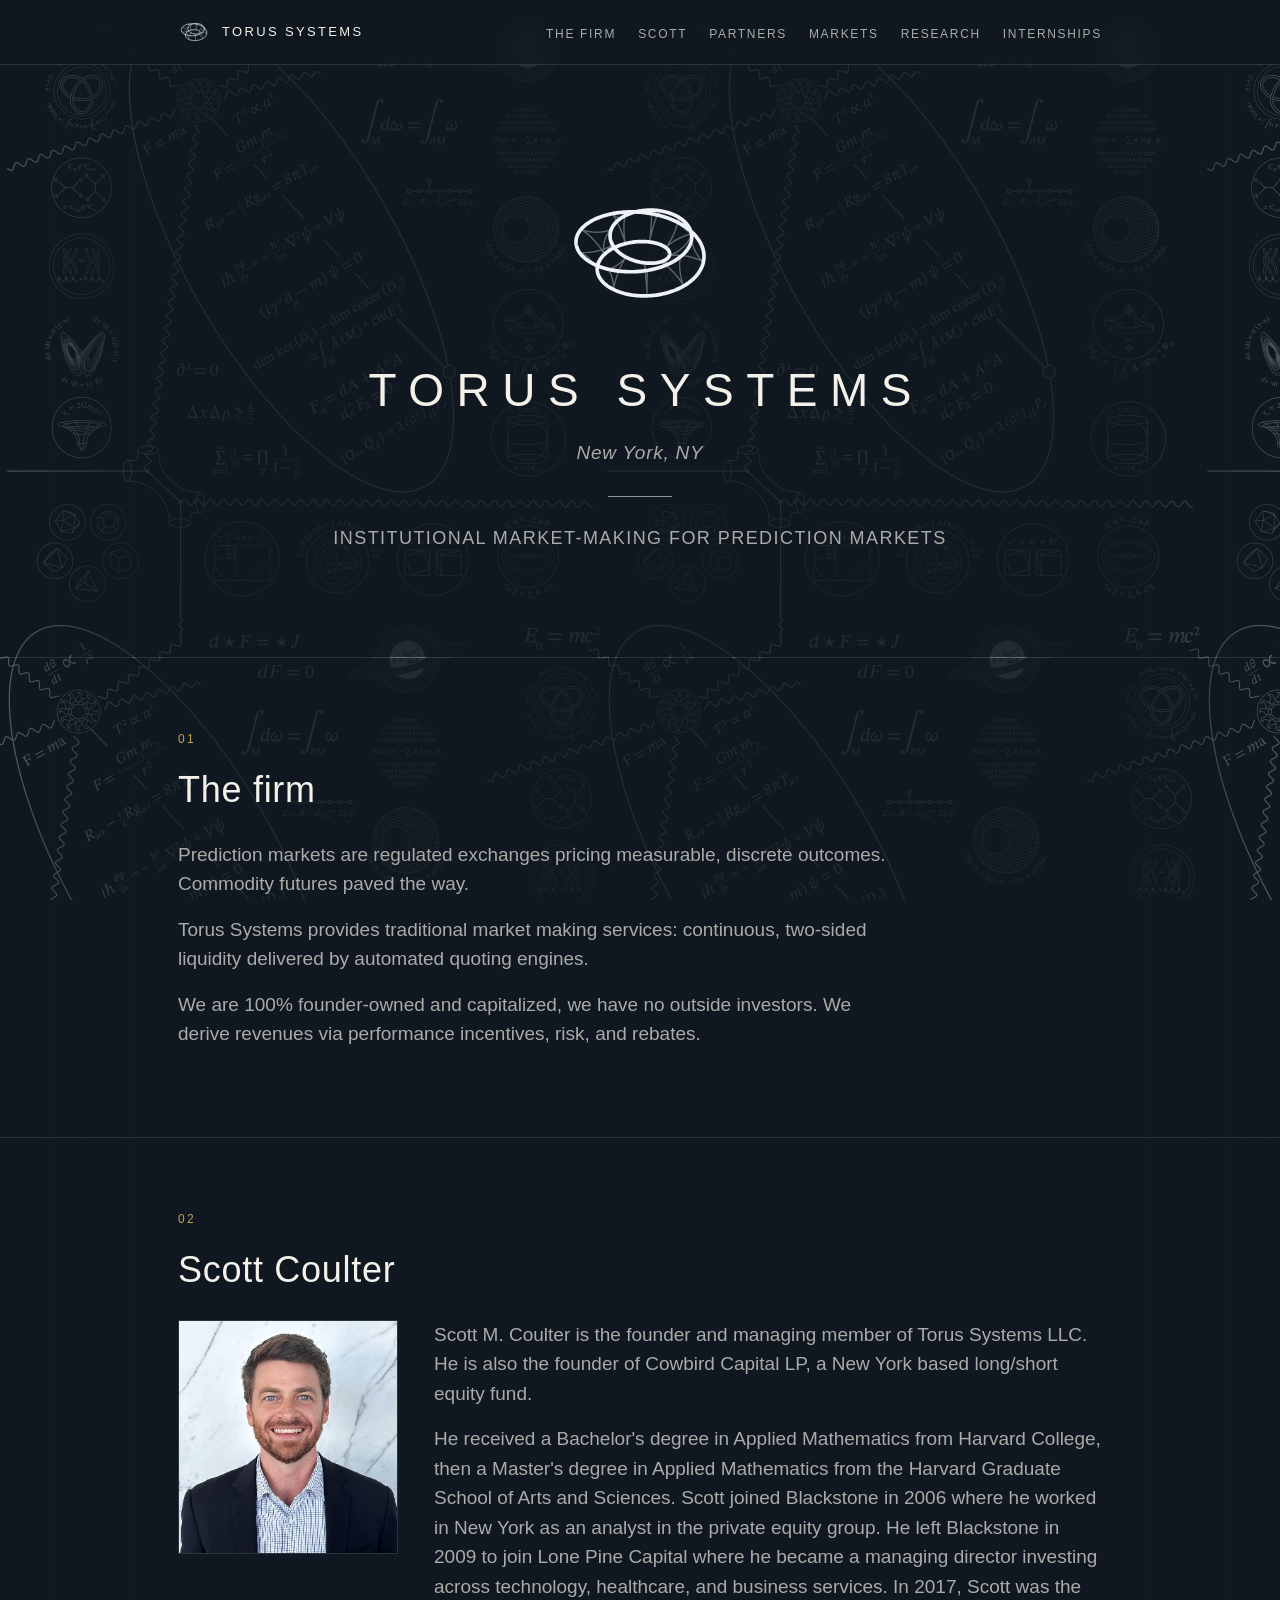
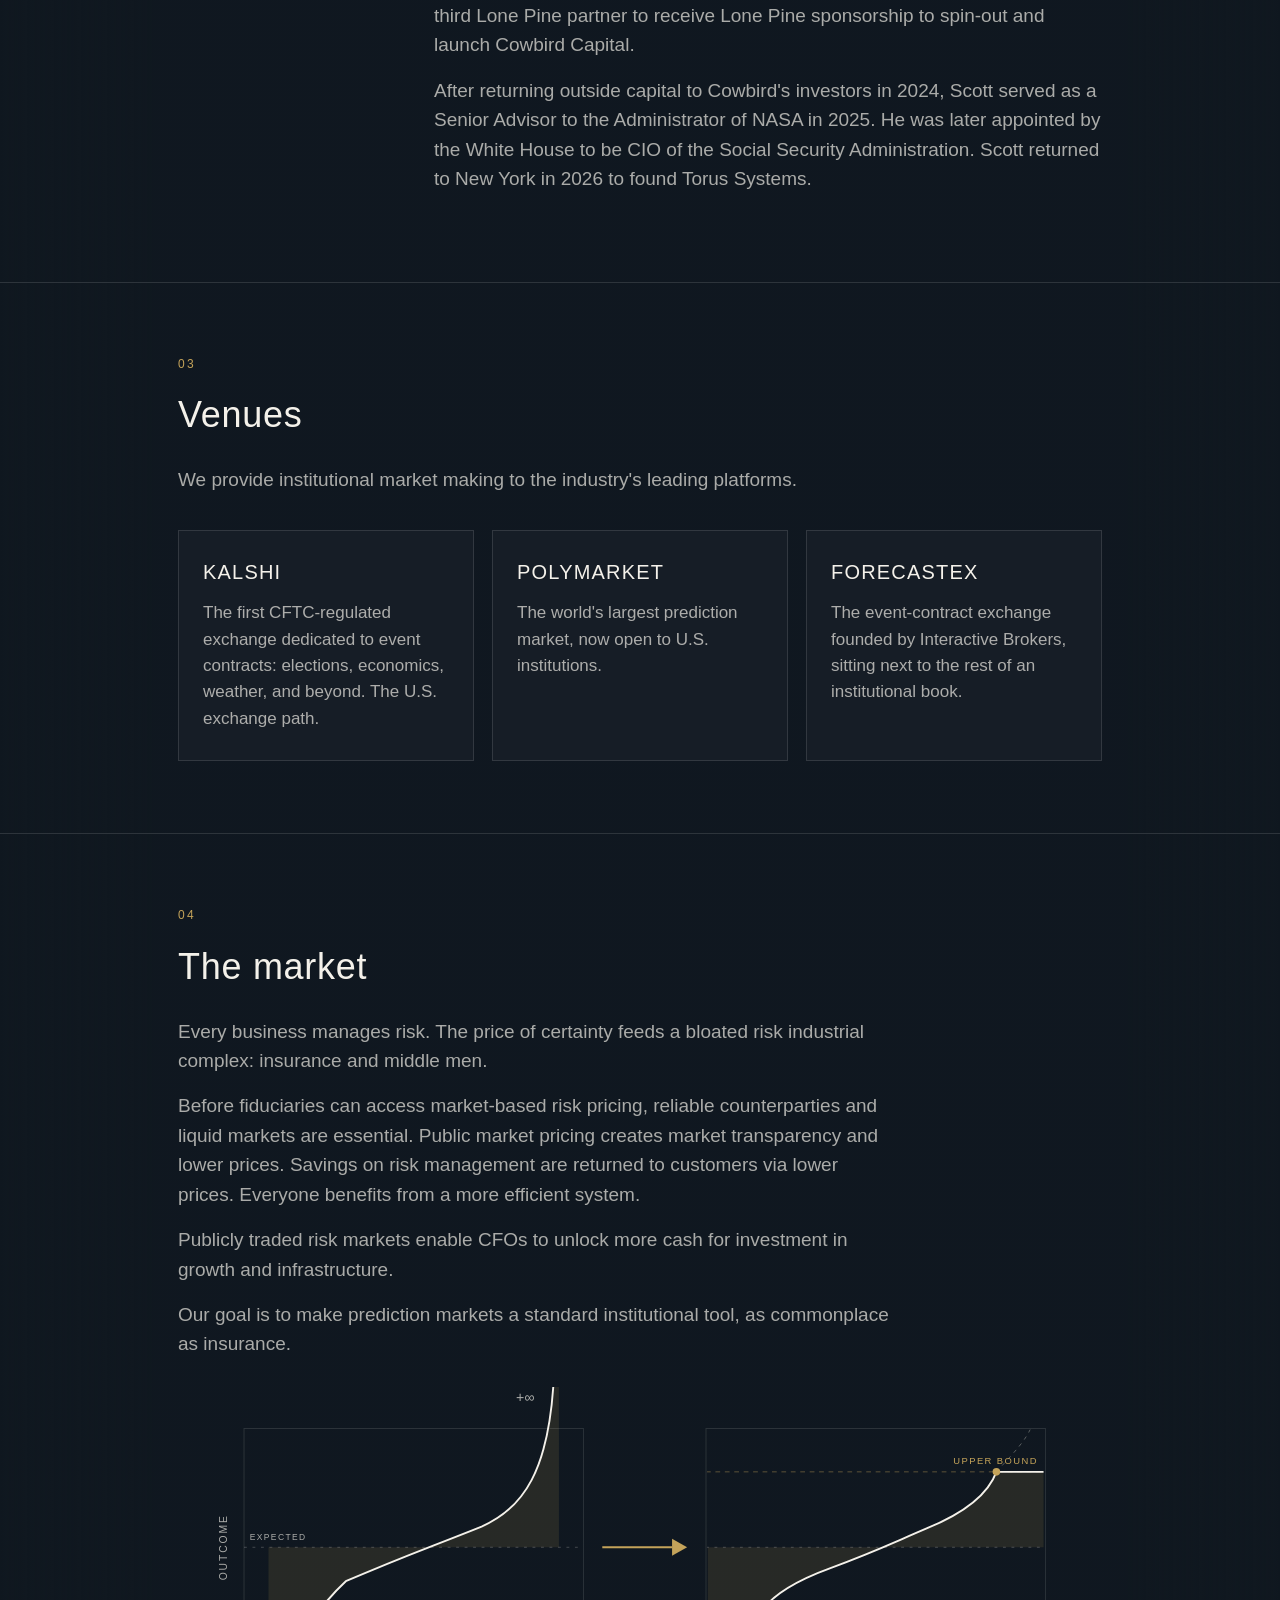
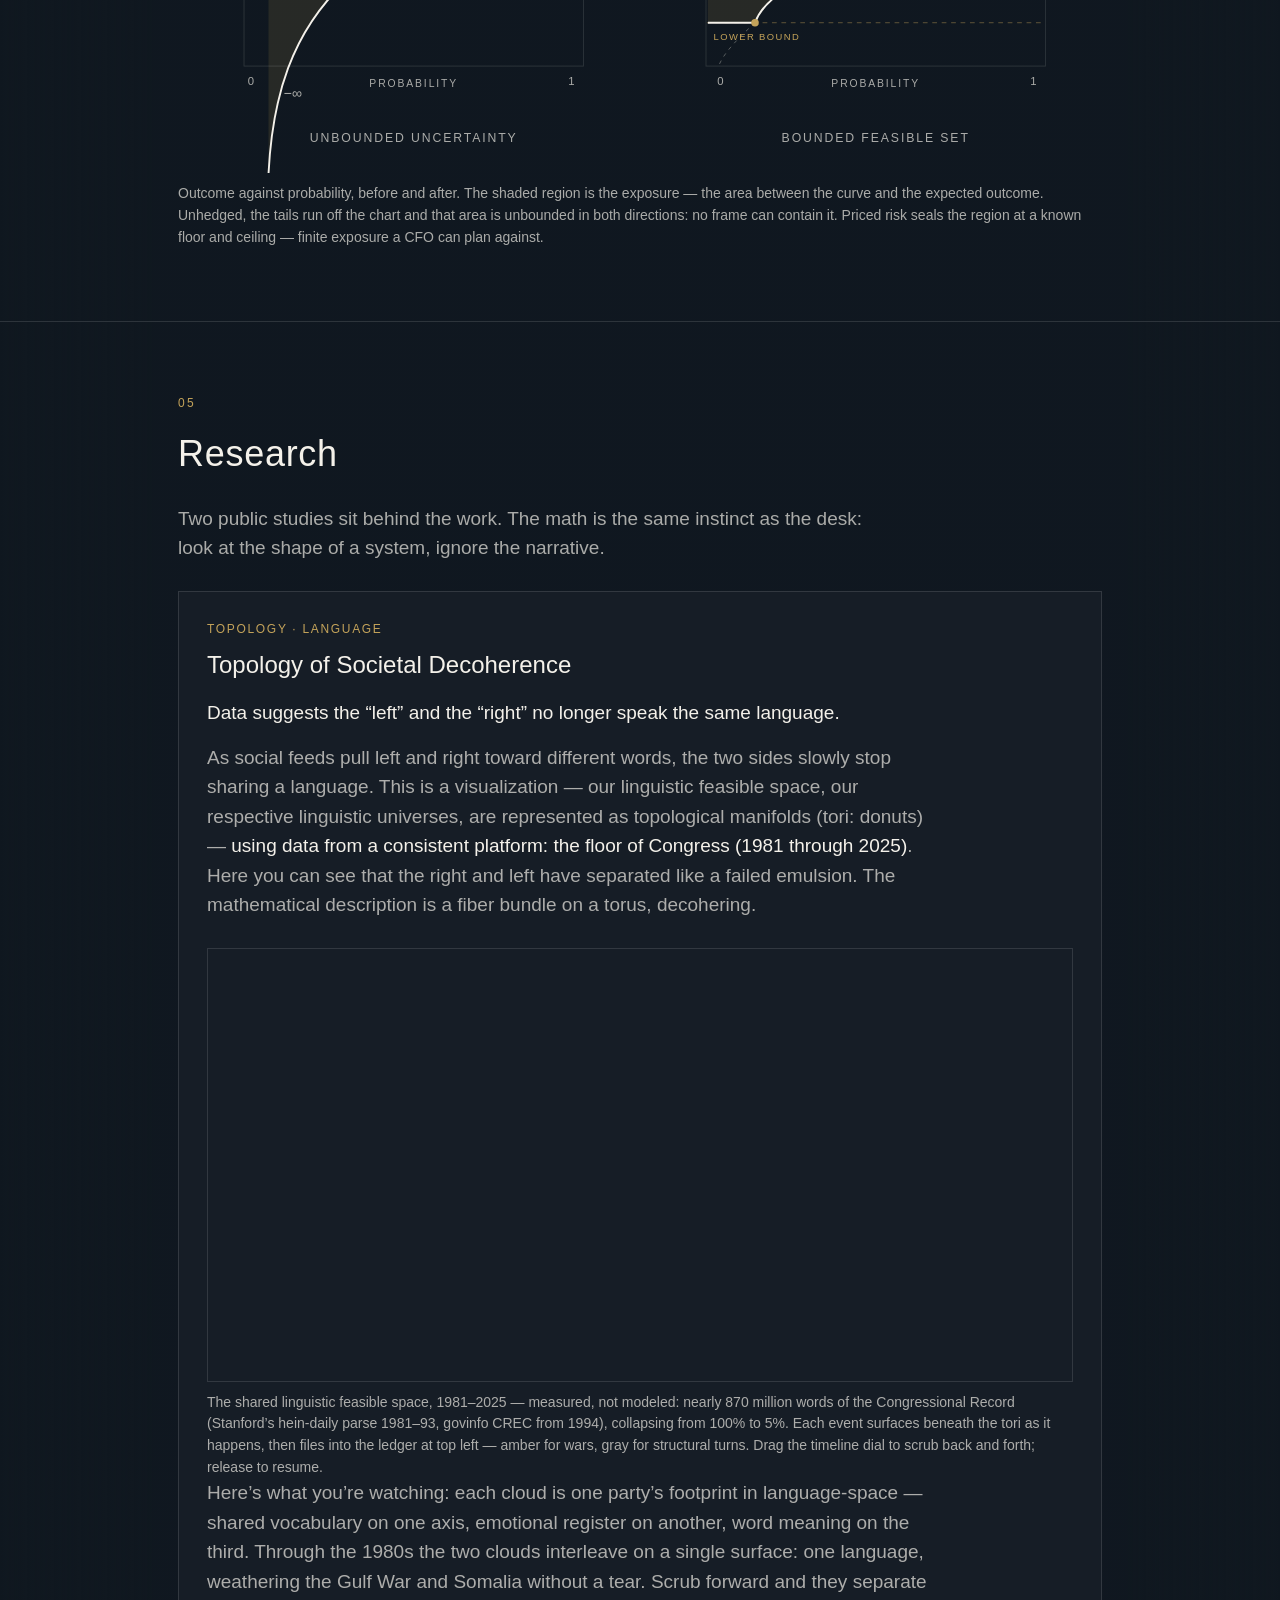
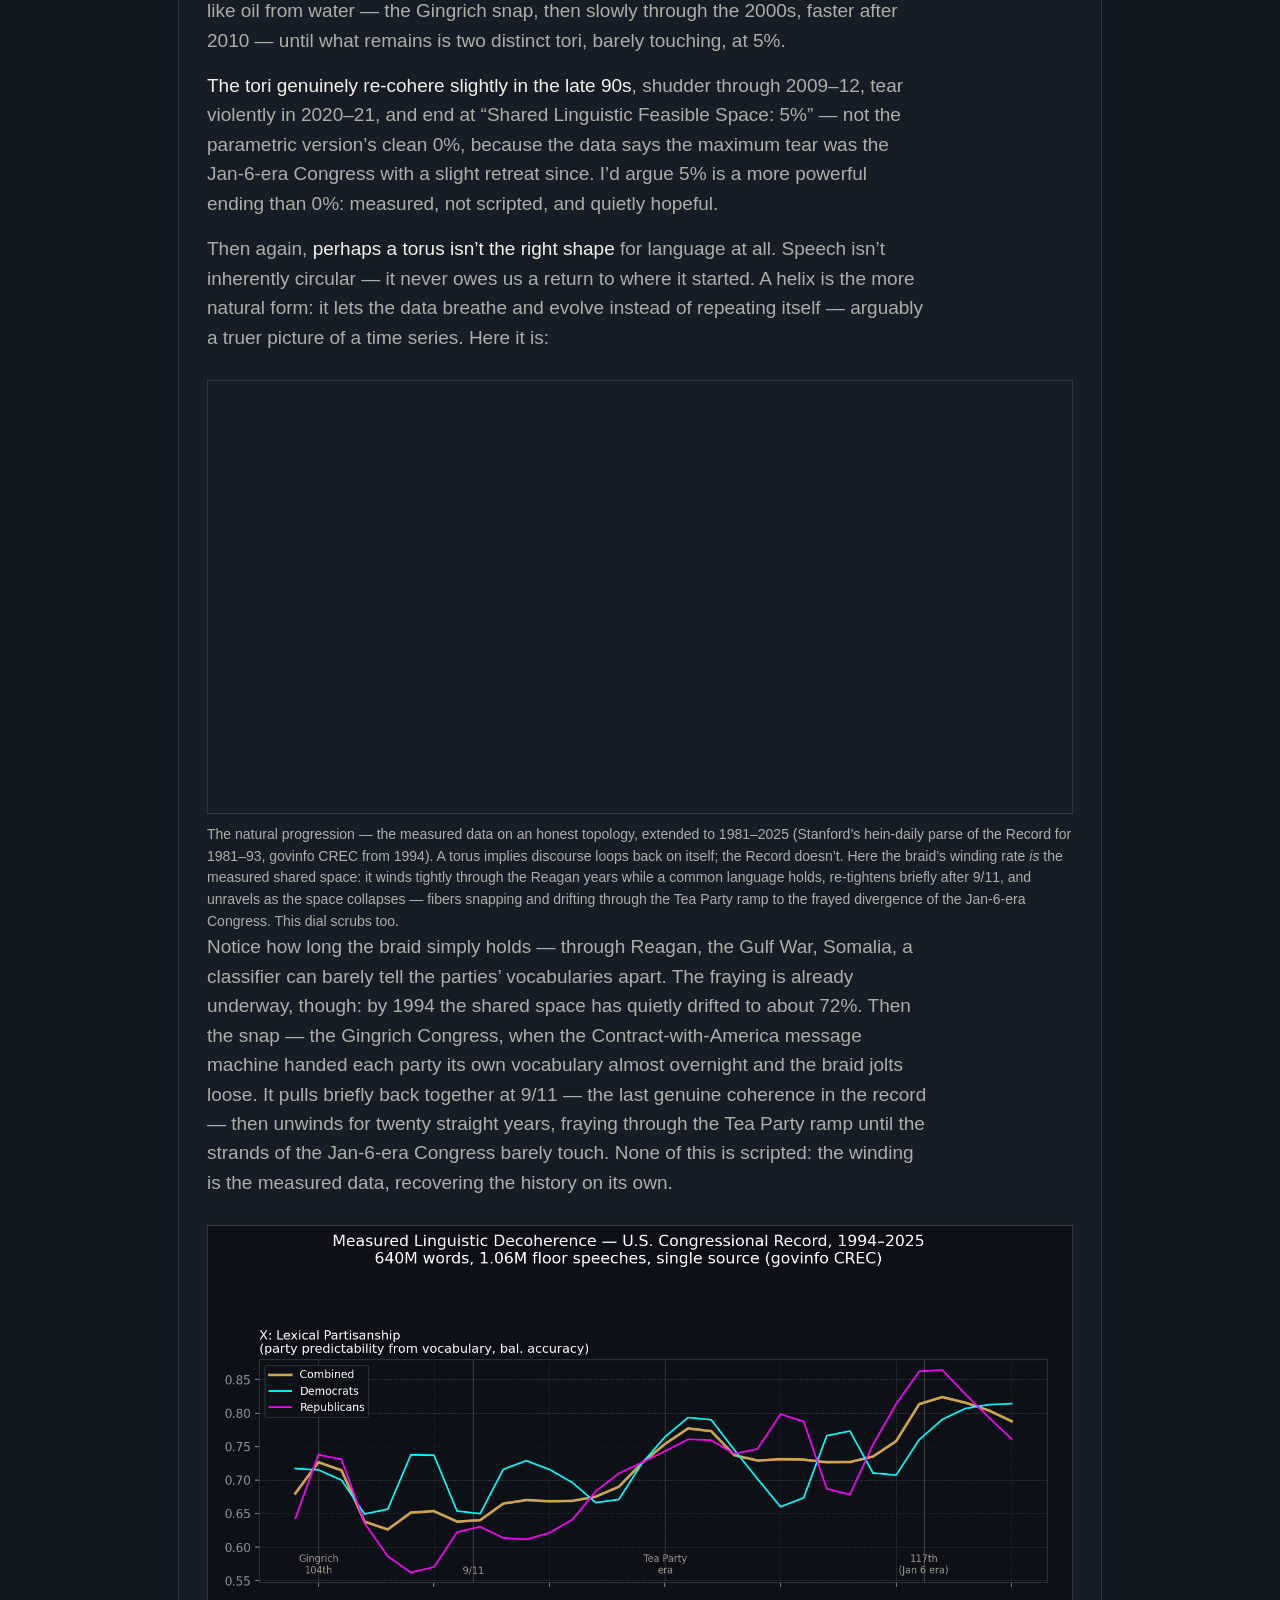
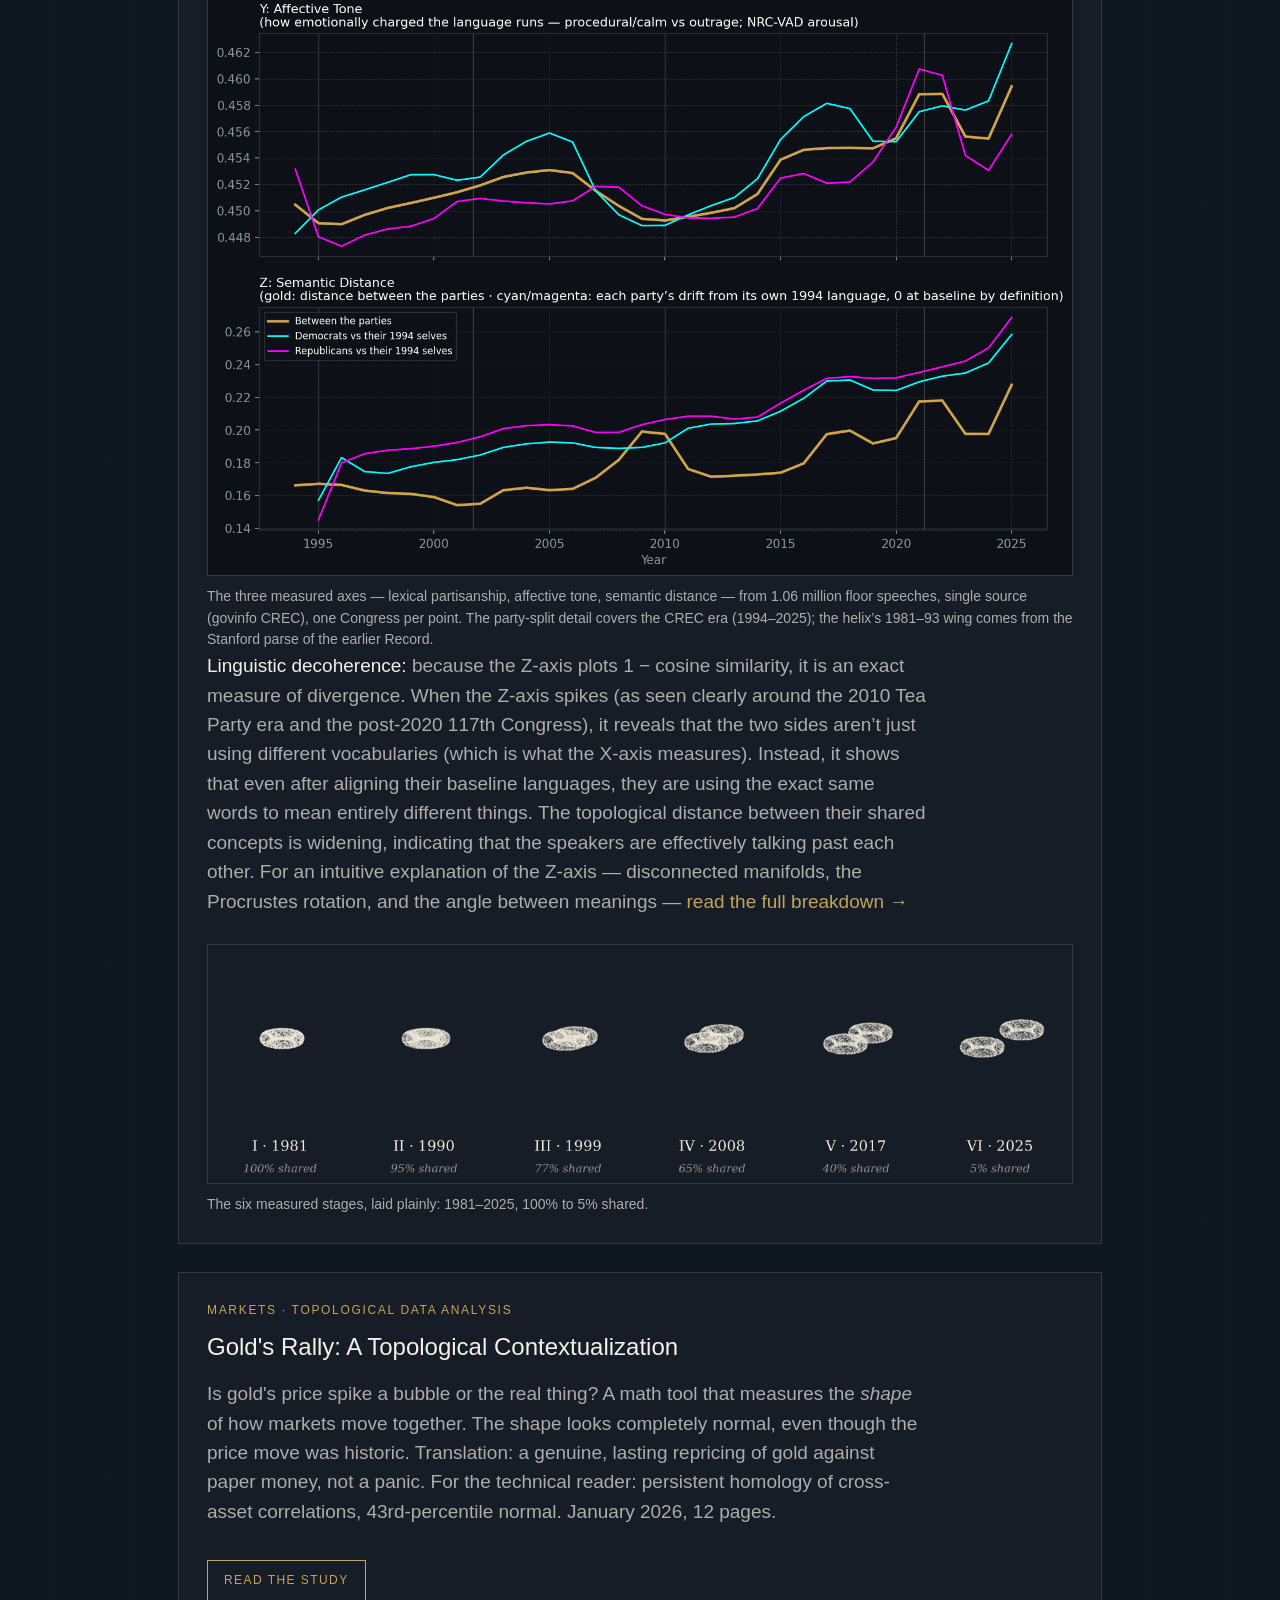
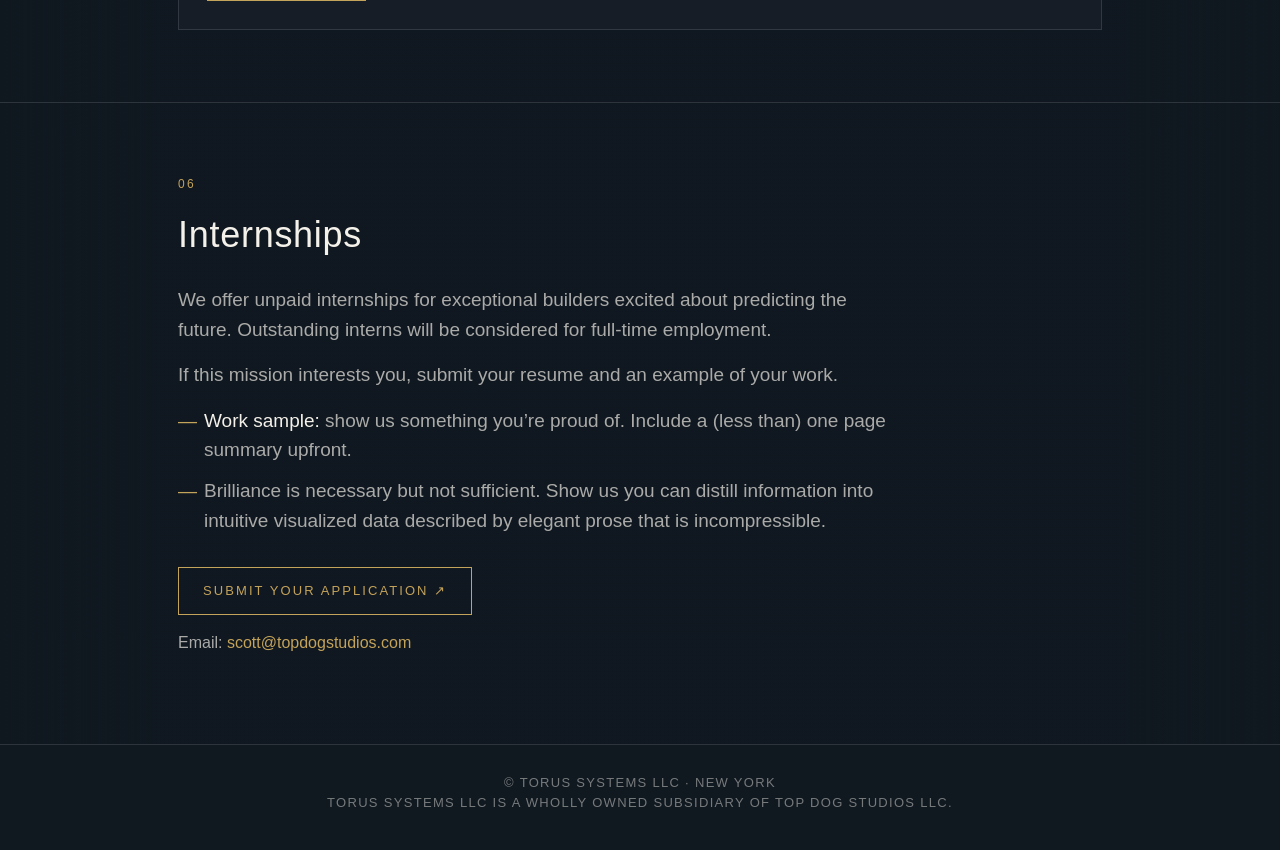
<file: index.html>
<!DOCTYPE html>
<html lang="en">
<head>
<meta charset="utf-8">
<meta name="viewport" content="width=device-width, initial-scale=1">
<title>Torus Systems</title>
<meta name="description" content="Torus Systems is an institutional market-maker for prediction markets. New York.">
<meta property="og:title" content="Torus Systems">
<meta property="og:description" content="Institutional market-making for prediction markets. New York.">
<meta property="og:type" content="website">
<link rel="icon" href="data:image/svg+xml,%3Csvg xmlns='http://www.w3.org/2000/svg' viewBox='0 0 100 100'%3E%3Crect width='100' height='100' fill='%23101820'/%3E%3Cellipse cx='50' cy='54' rx='40' ry='23' fill='none' stroke='%23eef1f5' stroke-width='6'/%3E%3Cellipse cx='50' cy='45' rx='15.5' ry='7.5' fill='none' stroke='%23eef1f5' stroke-width='6'/%3E%3C/svg%3E">
<style>
  :root {
    --bg: #101820;
    --bg-2: #161d26;
    --line: rgba(255,255,255,.12);
    --text: #f4f1ea;
    --dim: rgba(244,241,234,.68);
    --gold: #c4a35a;
    --font: 'Daytona', 'Daytona Pro', 'Segoe UI', 'Helvetica Neue', Arial, sans-serif;
  }
  * { margin: 0; padding: 0; box-sizing: border-box; }
  html { scroll-behavior: smooth; }
  body {
    background: var(--bg);
    color: var(--text);
    font-family: var(--font);
    font-size: 19px;
    line-height: 1.55;
    -webkit-font-smoothing: antialiased;
  }
  body::before {
    content: '';
    position: fixed;
    inset: 0;
    z-index: -1;
    pointer-events: none;
    background: url('assets/iconic-wall-tile-v2.png') repeat;
    background-size: 600px auto;
    opacity: .3;
  }
  a { color: var(--gold); text-decoration: none; }
  a:hover { border-bottom: 1px solid var(--gold); }
  .wrap { max-width: 980px; margin: 0 auto; padding: 0 28px; }

  header {
    position: sticky; top: 0; z-index: 20;
    background: rgba(16,24,32,.9);
    backdrop-filter: blur(10px);
    border-bottom: 1px solid var(--line);
  }
  nav {
    display: flex; align-items: center; justify-content: space-between;
    min-height: 64px; gap: 20px;
  }
  .brand {
    display: flex; align-items: center; gap: 12px;
    color: var(--text); letter-spacing: .18em; text-transform: uppercase;
    font-size: 13px; border: 0;
  }
  .brand:hover { border: 0; }
  .brand img { width: 32px; height: 32px; display: block; }
  nav ul { display: flex; flex-wrap: wrap; gap: 8px 22px; list-style: none; justify-content: flex-end; }
  nav ul a {
    color: var(--dim); font-size: 12px; letter-spacing: .14em;
    text-transform: uppercase; border: 0;
  }
  nav ul a:hover { color: var(--text); border: 0; }

  .hero { padding: 108px 0 88px; text-align: center; position: relative; }
  .hero::before {
    content: '';
    position: absolute;
    inset: 0;
    z-index: -1;
    pointer-events: none;
    background: linear-gradient(90deg, rgba(16,24,32,0), rgba(16,24,32,.72) 12%, rgba(16,24,32,.72) 88%, rgba(16,24,32,0));
  }
  .hero img.mark { width: 160px; height: 160px; margin: 0 auto 22px; display: block; }
  .hero h1 {
    font-size: clamp(28px, 5.2vw, 46px);
    font-weight: 400; letter-spacing: .272em; text-indent: .272em;
    text-transform: uppercase;
  }
  .hero p { max-width: none; }
  .hero-city {
    font-style: italic; font-size: clamp(15px, 1.9vw, 19px);
    color: var(--dim); margin-top: 12px; letter-spacing: .04em;
  }
  .rule { width: 64px; height: 1px; background: rgba(255,255,255,.55); margin: 28px auto; }
  .hero .lede {
    font-size: clamp(15px, 1.9vw, 18px);
    letter-spacing: .08em; text-transform: uppercase;
    color: var(--dim);
  }
  .hero .lede .city { white-space: nowrap; }

  section { padding: 72px 0; border-top: 1px solid var(--line); position: relative; }
  section::before {
    content: '';
    position: absolute;
    inset: 0;
    z-index: -1;
    pointer-events: none;
    background: linear-gradient(90deg, rgba(16,24,32,0), rgba(16,24,32,.72) 12%, rgba(16,24,32,.72) 88%, rgba(16,24,32,0));
  }
  .kicker {
    font-size: 12px; letter-spacing: .2em; text-transform: uppercase;
    color: var(--gold); margin-bottom: 14px;
  }
  h2 {
    font-size: clamp(26px, 4vw, 36px);
    font-weight: 400; letter-spacing: .02em; margin-bottom: 22px;
  }
  p { color: var(--dim); max-width: 720px; margin-bottom: 16px; }
  p strong { color: var(--text); font-weight: 400; }

  .cards { display: grid; grid-template-columns: repeat(3, 1fr); gap: 18px; margin-top: 36px; }
  .card {
    background: var(--bg-2);
    border: 1px solid var(--line);
    padding: 26px 24px 28px;
  }
  .card h3 {
    font-size: 20px; font-weight: 400; letter-spacing: .06em;
    text-transform: uppercase; margin-bottom: 12px; color: var(--text);
  }
  .card p { font-size: 17px; margin: 0; }

  figure { margin: 28px 0 0; }
  figure img, figure video {
    width: 100%; display: block; border: 1px solid var(--line);
  }
  figcaption { font-size: 14px; color: var(--dim); padding-top: 10px; }
  .apply-btn {
    display: inline-block; margin-top: 10px; padding: 13px 24px;
    border: 1px solid var(--gold); color: var(--gold);
    font-size: 13px; letter-spacing: .16em; text-transform: uppercase;
  }
  .apply-btn:hover { border: 1px solid var(--gold); background: rgba(196,163,90,.08); }
  .apply-email { margin-top: 14px; font-size: 16px; color: var(--dim); }
  .apply-list { list-style: none; max-width: 720px; margin: 0 0 22px; }
  .apply-list li { position: relative; padding-left: 26px; color: var(--dim); margin-bottom: 12px; }
  .apply-list li::before { content: '—'; position: absolute; left: 0; color: var(--gold); }
  .apply-list strong { color: var(--text); font-weight: 400; }
  .deco-scrub { position: relative; }
  .deco-dial { position: absolute; left: 0; right: 0; top: 80%; bottom: 0; cursor: grab; }
  .deco-dial:active { cursor: grabbing; }
  .deco-dial:focus-visible { outline: 2px solid var(--gold); outline-offset: -2px; }
  .grid-2 { display: grid; grid-template-columns: 1fr 1fr; gap: 18px; }

  .study {
    background: var(--bg-2);
    border: 1px solid var(--line);
    padding: 28px;
    margin-top: 28px;
  }
  .founder { display: grid; grid-template-columns: 220px 1fr; gap: 36px; align-items: start; margin-top: 8px; }
  .portrait { width: 100%; display: block; border: 1px solid var(--line); }
  .study h3 { font-size: 24px; font-weight: 400; margin: 8px 0 14px; color: var(--text); }
  @media (max-width: 760px) { .founder { grid-template-columns: 1fr; } .portrait { max-width: 220px; } }
  .tag { font-size: 12px; letter-spacing: .14em; text-transform: uppercase; color: var(--gold); }
  .btn {
    display: inline-block; margin-top: 18px; padding: 10px 16px;
    border: 1px solid var(--gold); color: var(--gold);
    letter-spacing: .12em; text-transform: uppercase; font-size: 12px;
  }
  .btn:hover { background: var(--gold); color: var(--bg); border-bottom: 1px solid var(--gold); }

  footer {
    border-top: 1px solid var(--line);
    padding: 28px 0 36px;
    text-align: center;
    font-size: 13px; letter-spacing: .1em; text-transform: uppercase;
    color: rgba(244,241,234,.45);
  }

  @media (max-width: 760px) {
    .cards, .grid-2 { grid-template-columns: 1fr; }
    nav ul { display: none; }
    .hero { padding: 80px 0 64px; }
  }
</style>
</head>
<body>
<header>
  <div class="wrap">
    <nav>
      <a class="brand" href="#top">
        <img src="assets/torus-mark.svg" alt="">
        Torus Systems
      </a>
      <ul>
        <li><a href="#firm">The firm</a></li>
        <li><a href="#scott">Scott</a></li>
        <li><a href="#partners">Partners</a></li>
        <li><a href="#markets">Markets</a></li>
        <li><a href="#research">Research</a></li>
        <li><a href="#internships">Internships</a></li>
      </ul>
    </nav>
  </div>
</header>

<main id="top">
  <div class="hero">
    <div class="wrap">
      <img class="mark" src="assets/torus-mark.svg" alt="">
      <h1>Torus Systems</h1>
      <p class="hero-city">New York, NY</p>
      <div class="rule"></div>
      <p class="lede">Institutional market-making for prediction markets</p>
    </div>
  </div>

  <section id="firm">
    <div class="wrap">
      <div class="kicker">01</div>
      <h2>The firm</h2>
      <p>Prediction markets are regulated exchanges pricing measurable, discrete outcomes. Commodity futures paved the way.</p>
      <p>Torus Systems provides traditional market making services: continuous, two-sided liquidity delivered by automated quoting engines.</p>
      <p>We are 100% founder-owned and capitalized, we have no outside investors. We derive revenues via performance incentives, risk, and rebates.</p>
    </div>
  </section>

  <section id="scott">
    <div class="wrap">
      <div class="kicker">02</div>
      <h2>Scott Coulter</h2>
      <div class="founder">
        <img class="portrait" src="assets/scott-coulter.jpg?v=5" alt="Scott Coulter">
        <div>
          <p>Scott M. Coulter is the founder and managing member of Torus Systems LLC. He is also the founder of Cowbird Capital LP, a New York based long/short equity fund.</p>
          <p>He received a Bachelor's degree in Applied Mathematics from Harvard College, then a Master's degree in Applied Mathematics from the Harvard Graduate School of Arts and Sciences. Scott joined Blackstone in 2006 where he worked in New York as an analyst in the private equity group. He left Blackstone in 2009 to join Lone Pine Capital where he became a managing director investing across technology, healthcare, and business services. In 2017, Scott was the third Lone Pine partner to receive Lone Pine sponsorship to spin-out and launch Cowbird Capital.</p>
          <p>After returning outside capital to Cowbird's investors in 2024, Scott served as a Senior Advisor to the Administrator of NASA in 2025. He was later appointed by the White House to be CIO of the Social Security Administration. Scott returned to New York in 2026 to found Torus Systems.</p>
        </div>
      </div>
    </div>
  </section>

  <section id="partners">
    <div class="wrap">
      <div class="kicker">03</div>
      <h2>Venues</h2>
      <p>We provide institutional market making to the industry's leading platforms.</p>
      <div class="cards">
        <div class="card">
          <h3>Kalshi</h3>
          <p>The first CFTC-regulated exchange dedicated to event contracts: elections, economics, weather, and beyond. The U.S. exchange path.</p>
        </div>
        <div class="card">
          <h3>Polymarket</h3>
          <p>The world's largest prediction market, now open to U.S. institutions.</p>
        </div>
        <div class="card">
          <h3>ForecastEx</h3>
          <p>The event-contract exchange founded by Interactive Brokers, sitting next to the rest of an institutional book.</p>
        </div>
      </div>
    </div>
  </section>

  <section id="markets">
    <div class="wrap">
      <div class="kicker">04</div>
      <h2>The market</h2>
      <p>Every business manages risk. The price of certainty feeds a bloated risk industrial complex: insurance and middle men.</p>
      <p>Before fiduciaries can access market-based risk pricing, reliable counterparties and liquid markets are essential. Public market pricing creates market transparency and lower prices. Savings on risk management are returned to customers via lower prices. Everyone benefits from a more efficient system.</p>
      <p>Publicly traded risk markets enable CFOs to unlock more cash for investment in growth and infrastructure.</p>
      <p>Our goal is to make prediction markets a standard institutional tool, as commonplace as insurance.</p>
      <figure>
        <svg viewBox="0 0 980 410" style="width:100%;display:block" role="img" aria-label="Two charts, before and after. Both plot outcome against probability, with the exposure shaded as the area between the curve and the expected outcome. Before: the curve and its shaded area burst through the top and bottom of the chart frame, running to plus and minus infinity - the area is unbounded. After: the same curve capped at an upper and lower bound, its shaded area sealed inside the frame - the area is bounded.">
          <!-- left panel: the frame cannot contain the curve or its area -->
          <path d="M 96,410 C 100,330 120,260 178,206 C 238,180 262,172 322,148 C 368,128 392,86 398,0 L 404,0 L 404,170 L 96,170 Z" fill="var(--gold)" fill-opacity=".13"/>
          <line x1="70" y1="170" x2="430" y2="170" stroke="var(--dim)" stroke-opacity=".35" stroke-dasharray="3 6"/>
          <path d="M 96,410 C 100,330 120,260 178,206 C 238,180 262,172 322,148 C 368,128 392,86 398,0" fill="none" stroke="var(--text)" stroke-width="2"/>
          <rect x="70" y="44" width="360" height="252" fill="none" stroke="var(--line)"/>
          <text x="76" y="162" font-size="9" letter-spacing="1.5" fill="var(--dim)">EXPECTED</text>
          <text x="112" y="330" font-size="15" fill="var(--dim)">&#8722;&#8734;</text>
          <text x="378" y="16" font-size="15" text-anchor="end" fill="var(--dim)">+&#8734;</text>
          <text x="74" y="316" font-size="12" fill="var(--dim)">0</text>
          <text x="414" y="316" font-size="12" fill="var(--dim)">1</text>
          <text x="250" y="318" font-size="11" letter-spacing="2" text-anchor="middle" fill="var(--dim)">PROBABILITY</text>
          <text x="52" y="170" font-size="11" letter-spacing="2" text-anchor="middle" fill="var(--dim)" transform="rotate(-90 52 170)">OUTCOME</text>
          <text x="250" y="376" font-size="13" letter-spacing="2" text-anchor="middle" fill="var(--dim)">UNBOUNDED UNCERTAINTY</text>

          <!-- arrow -->
          <line x1="450" y1="170" x2="524" y2="170" stroke="var(--gold)" stroke-width="2"/>
          <path d="M 524,161 L 540,170 L 524,179 Z" fill="var(--gold)"/>

          <!-- right panel: sealed inside the frame -->
          <clipPath id="clipR"><rect x="561" y="45" width="358" height="250"/></clipPath>
          <g clip-path="url(#clipR)">
            <path d="M 562,250 L 612,250 C 620,228 648,208 692,192 C 736,176 752,168 794,150 C 838,132 860,112 868,90 L 918,90 L 918,170 L 562,170 Z" fill="var(--gold)" fill-opacity=".13"/>
            <line x1="560" y1="170" x2="920" y2="170" stroke="var(--dim)" stroke-opacity=".35" stroke-dasharray="3 6"/>
            <line x1="560" y1="90" x2="920" y2="90" stroke="var(--gold)" stroke-opacity=".45" stroke-dasharray="5 5"/>
            <line x1="560" y1="250" x2="920" y2="250" stroke="var(--gold)" stroke-opacity=".45" stroke-dasharray="5 5"/>
            <path d="M 612,250 C 588,272 576,286 572,300" fill="none" stroke="var(--dim)" stroke-opacity=".5" stroke-dasharray="4 5"/>
            <path d="M 868,90 C 888,68 900,56 906,40" fill="none" stroke="var(--dim)" stroke-opacity=".5" stroke-dasharray="4 5"/>
            <path d="M 562,250 L 612,250 C 620,228 648,208 692,192 C 736,176 752,168 794,150 C 838,132 860,112 868,90 L 918,90" fill="none" stroke="var(--text)" stroke-width="2"/>
            <circle cx="612" cy="250" r="4" fill="var(--gold)"/>
            <circle cx="868" cy="90" r="4" fill="var(--gold)"/>
          </g>
          <rect x="560" y="44" width="360" height="252" fill="none" stroke="var(--line)"/>
          <text x="912" y="82" font-size="10" letter-spacing="1.5" text-anchor="end" fill="var(--gold)">UPPER BOUND</text>
          <text x="568" y="268" font-size="10" letter-spacing="1.5" fill="var(--gold)">LOWER BOUND</text>
          <text x="572" y="316" font-size="12" fill="var(--dim)">0</text>
          <text x="904" y="316" font-size="12" fill="var(--dim)">1</text>
          <text x="740" y="318" font-size="11" letter-spacing="2" text-anchor="middle" fill="var(--dim)">PROBABILITY</text>
          <text x="740" y="376" font-size="13" letter-spacing="2" text-anchor="middle" fill="var(--dim)">BOUNDED FEASIBLE SET</text>
        </svg>
        <figcaption>Outcome against probability, before and after. The shaded region is the exposure &mdash; the area between the curve and the expected outcome. Unhedged, the tails run off the chart and that area is unbounded in both directions: no frame can contain it. Priced risk seals the region at a known floor and ceiling &mdash; finite exposure a CFO can plan against.</figcaption>
      </figure>
    </div>
  </section>

  <section id="research">
    <div class="wrap">
      <div class="kicker">05</div>
      <h2>Research</h2>
      <p>Two public studies sit behind the work. The math is the same instinct as the desk: look at the shape of a system, ignore the narrative.</p>

      <div class="study" id="decoherence">
        <div class="tag">Topology &middot; Language</div>
        <h3>Topology of Societal Decoherence</h3>
        <p><strong>Data suggests the &ldquo;left&rdquo; and the &ldquo;right&rdquo; no longer speak the same language.</strong></p>
        <p>As social feeds pull left and right toward different words, the two
        sides slowly stop sharing a language. This is a visualization &mdash; our
        linguistic feasible space, our respective linguistic universes, are
        represented as topological manifolds (tori: donuts) &mdash; <a href="https://www.govinfo.gov/app/collection/CREC"
        target="_blank" rel="noopener"><strong>using data from a
        consistent platform: the floor of Congress (1981 through
        2025)</strong></a>. Here you
        can see that the right and left have separated like a failed emulsion.
        The mathematical description is a fiber bundle on a torus, decohering.</p>
        <figure>
          <div class="deco-scrub">
            <video src="assets/decoherence-linguistic.mp4" data-fps="10" autoplay loop muted playsinline preload="metadata" aria-label="Animation of the linguistic torus: shared feasible space collapsing from 100 to 5 percent, measured from the Congressional Record, with historical events chronicled into a ledger as they pass"></video>
            <div class="deco-dial" role="slider" tabindex="0" aria-label="Timeline, 1981 to 2025 — drag to scrub" aria-valuemin="1981" aria-valuemax="2025" aria-valuenow="1981"></div>
          </div>
          <figcaption>The shared linguistic feasible space, 1981&ndash;2025 &mdash; measured,
          not modeled: nearly 870 million words of the Congressional Record
          (Stanford&rsquo;s hein-daily parse 1981&ndash;93, govinfo CREC from
          1994), collapsing from 100% to 5%. Each event surfaces beneath the
          tori as it happens, then files into the ledger at top left &mdash; amber
          for wars, gray for structural turns. Drag the timeline dial to scrub
          back and forth; release to resume.</figcaption>
        </figure>
        <p>Here&rsquo;s what you&rsquo;re watching: each cloud is one
        party&rsquo;s footprint in language-space &mdash; shared vocabulary on
        one axis, emotional register on another, word meaning on the third.
        Through the 1980s the two clouds interleave on a single surface: one
        language, weathering the Gulf War and Somalia without a tear. Scrub
        forward and they separate like oil from water &mdash; the Gingrich
        snap, then slowly through the 2000s, faster after 2010 &mdash; until
        what remains is two distinct tori, barely touching, at 5%.</p>
        <p><strong>The tori genuinely re-cohere
        slightly in the late 90s</strong>, shudder through
        2009&ndash;12, tear violently in 2020&ndash;21, and end at &ldquo;Shared
        Linguistic Feasible Space: 5%&rdquo; &mdash; not the parametric
        version&rsquo;s clean 0%, because the data says the maximum tear was
        the Jan-6-era Congress with a slight retreat since. I&rsquo;d argue 5%
        is a more powerful ending than 0%: measured, not scripted, and quietly
        hopeful.</p>
        <p>Then again, <strong>perhaps a torus
        isn&rsquo;t the right shape</strong> for language
        at all. Speech isn&rsquo;t inherently circular &mdash; it never owes
        us a return to where it started. A helix is the more natural form: it
        lets the data breathe and evolve instead of repeating itself &mdash;
        arguably a truer picture of a time series. Here it is:</p>
        <figure>
          <div class="deco-scrub">
            <video src="assets/decoherence-helix.mp4" data-fps="10" autoplay loop muted playsinline preload="metadata" aria-label="Animation of the fraying helix: a two-strand braid of congressional language winding tightly through the 1980s and unraveling into two frayed strands by 2025"></video>
            <div class="deco-dial" role="slider" tabindex="0" aria-label="Timeline, 1981 to 2025 — drag to scrub" aria-valuemin="1981" aria-valuemax="2025" aria-valuenow="1981"></div>
          </div>
          <figcaption>The natural progression &mdash; the measured data on an
          honest topology, extended to 1981&ndash;2025 (Stanford&rsquo;s
          hein-daily parse of the Record for 1981&ndash;93, govinfo CREC from
          1994). A torus implies discourse loops back on itself; the
          Record doesn&rsquo;t. Here the braid&rsquo;s winding rate <em>is</em>
          the measured shared space: it winds tightly through the Reagan years
          while a common language holds, re-tightens briefly after 9/11, and
          unravels as the space collapses
          &mdash; fibers snapping and drifting through the Tea Party ramp to the
          frayed divergence of the Jan-6-era Congress. This dial scrubs
          too.</figcaption>
        </figure>
        <p>Notice how long the braid simply holds &mdash; through Reagan, the
        Gulf War, Somalia, a classifier can barely tell the parties&rsquo;
        vocabularies apart. The fraying is already underway, though: by 1994
        the shared space has quietly drifted to about 72%. Then the snap
        &mdash; the Gingrich Congress, when the Contract-with-America message
        machine handed each party its own vocabulary almost overnight and the
        braid jolts loose. It pulls briefly back together at 9/11 &mdash; the
        last genuine coherence in the record &mdash; then unwinds for twenty
        straight years, fraying through the Tea Party ramp until the strands
        of the Jan-6-era Congress barely touch. None of this is scripted: the
        winding is the measured data, recovering the history on its own.</p>
        <figure>
          <img src="assets/decoherence-measured-series.png" alt="Three line charts, 1994 to 2025: lexical partisanship, affective tone, and semantic distance measured from the Congressional Record, annotated with the Gingrich Congress, 9/11, the Tea Party era, and the 117th Congress" loading="lazy">
          <figcaption>The three measured axes &mdash; lexical partisanship, affective
          tone, semantic distance &mdash; from 1.06 million floor speeches, single
          source (govinfo CREC), one Congress per point. The party-split detail
          covers the CREC era (1994&ndash;2025); the helix&rsquo;s
          1981&ndash;93 wing comes from the Stanford parse of the earlier
          Record.</figcaption>
        </figure>
        <p><strong>Linguistic decoherence:</strong> because the Z-axis plots
        1&nbsp;&minus;&nbsp;cosine&nbsp;similarity, it is an exact measure of
        divergence. When the Z-axis spikes (as seen clearly around the 2010
        Tea Party era and the post-2020 117th Congress), it reveals that the
        two sides aren&rsquo;t just using different vocabularies (which is
        what the X-axis measures). Instead, it shows that even after aligning
        their baseline languages, they are using the exact same words to mean
        entirely different things. The topological distance between their
        shared concepts is widening, indicating that the speakers are
        effectively talking past each other. For an intuitive explanation of
        the Z-axis &mdash; disconnected manifolds, the Procrustes rotation, and the
        angle between meanings &mdash;
        <a href="https://misterconsistency.com/decoherence-z-axis.html" target="_blank" rel="noopener">read the full breakdown &rarr;</a></p>
        <figure>
          <img src="assets/decoherence-stages.png" alt="Six wireframe torus-pair panels, 1981 to 2025, laid side by side: one fused donut in 1981 progressively separating into two distinct donuts by 2025, shared linguistic feasible space declining from 100 to 5 percent" loading="lazy">
          <figcaption>The six measured stages, laid plainly: 1981&ndash;2025,
          100% to 5% shared.</figcaption>
        </figure>
      </div>

      <div class="study" id="gold">
        <div class="tag">Markets &middot; Topological Data Analysis</div>
        <h3>Gold's Rally: A Topological Contextualization</h3>
        <p>Is gold's price spike a bubble or the real thing? A math tool that measures the <em>shape</em> of how markets move together. The shape looks completely normal, even though the price move was historic. Translation: a genuine, lasting repricing of gold against paper money, not a panic. For the technical reader: persistent homology of cross-asset correlations, 43rd-percentile normal. January 2026, 12 pages.</p>
        <a class="btn" href="assets/gold-topology-jan-2026.pdf" target="_blank" rel="noopener">Read the study</a>
      </div>
    </div>
  </section>

  <section id="internships">
    <div class="wrap">
      <div class="kicker">06</div>
      <h2>Internships</h2>
      <p>We offer unpaid internships for exceptional builders excited about predicting the future. Outstanding interns will be considered for full-time employment.</p>
      <p>If this mission interests you, submit your resume and an example of your work.</p>
      <ul class="apply-list">
        <li><strong>Work sample:</strong> show us something you&rsquo;re proud of. Include a (less than) one page summary upfront.</li>
        <li>Brilliance is necessary but not sufficient. Show us you can distill information into intuitive visualized data described by elegant prose that is incompressible.</li>
      </ul>
      <p><a class="apply-btn" href="https://www.dropbox.com/request/koy5zieii860i3cph0f2" target="_blank" rel="noopener">Submit your application &#8599;</a></p>
      <p class="apply-email">Email: <a href="mailto:scott@topdogstudios.com">scott@topdogstudios.com</a></p>
    </div>
  </section>
</main>

<footer>
  <div class="wrap">&copy; Torus Systems LLC &middot; New York<br>Torus Systems LLC is a wholly owned subsidiary of Top Dog Studios LLC.</div>
</footer>

<script>
/* Decoherence animations — the dial baked into the frames becomes a real
   scrubber (both mp4s are all-intra; every frame is an instant seek).
   Thumb geometry measured from the frames: x 139..988 in a 1100px frame,
   linear across 81 frames. */
document.querySelectorAll('.deco-scrub').forEach((box) => {
  const v = box.querySelector('video'), d = box.querySelector('.deco-dial');
  if (!v || !d) return;
  const FRAMES = 81, FPS = +(v.dataset.fps || 20), X0 = 139 / 1100, X1 = 988 / 1100;
  const Y0 = +(d.getAttribute('aria-valuemin') || 1981),
        Y1 = +(d.getAttribute('aria-valuemax') || 2025);
  let wasPlaying = false, frame = 0;
  function setFrame(fr) {
    frame = Math.min(FRAMES - 1, Math.max(0, fr));
    v.currentTime = (frame + 0.5) / FPS;
    d.setAttribute('aria-valuenow', String(Math.round(Y0 + (frame / (FRAMES - 1)) * (Y1 - Y0))));
  }
  function seekTo(clientX) {
    const r = v.getBoundingClientRect();
    const xn = (clientX - r.left) / r.width;
    const frac = Math.min(1, Math.max(0, (xn - X0) / (X1 - X0)));
    setFrame(Math.round(frac * (FRAMES - 1)));
  }
  d.addEventListener('pointerdown', (e) => {
    wasPlaying = !v.paused;
    v.pause();
    d.setPointerCapture(e.pointerId);
    seekTo(e.clientX);
    e.preventDefault();
  });
  d.addEventListener('pointermove', (e) => {
    if (d.hasPointerCapture && d.hasPointerCapture(e.pointerId)) seekTo(e.clientX);
  });
  d.addEventListener('pointerup', (e) => {
    if (d.hasPointerCapture && d.hasPointerCapture(e.pointerId)) d.releasePointerCapture(e.pointerId);
    if (wasPlaying) v.play();
  });
  d.addEventListener('keydown', (e) => {
    const step = e.key === 'ArrowLeft' ? -1 : e.key === 'ArrowRight' ? 1 : 0;
    if (!step) return;
    v.pause();
    setFrame(frame + step);
    e.preventDefault();
  });
  v.addEventListener('click', () => {
    if (v.paused) v.play().catch(() => {});
    else v.pause();
  });
  /* Autoplay can be refused (iOS Low Power Mode etc.) — retry in view. */
  new IntersectionObserver((entries) => {
    entries.forEach((en) => { if (en.isIntersecting && v.paused) v.play().catch(() => {}); });
  }).observe(v);
});
</script>
<script data-goatcounter="https://torussystems.goatcounter.com/count" async src="//gc.zgo.at/count.js"></script>
</body>
</html>
</file>
